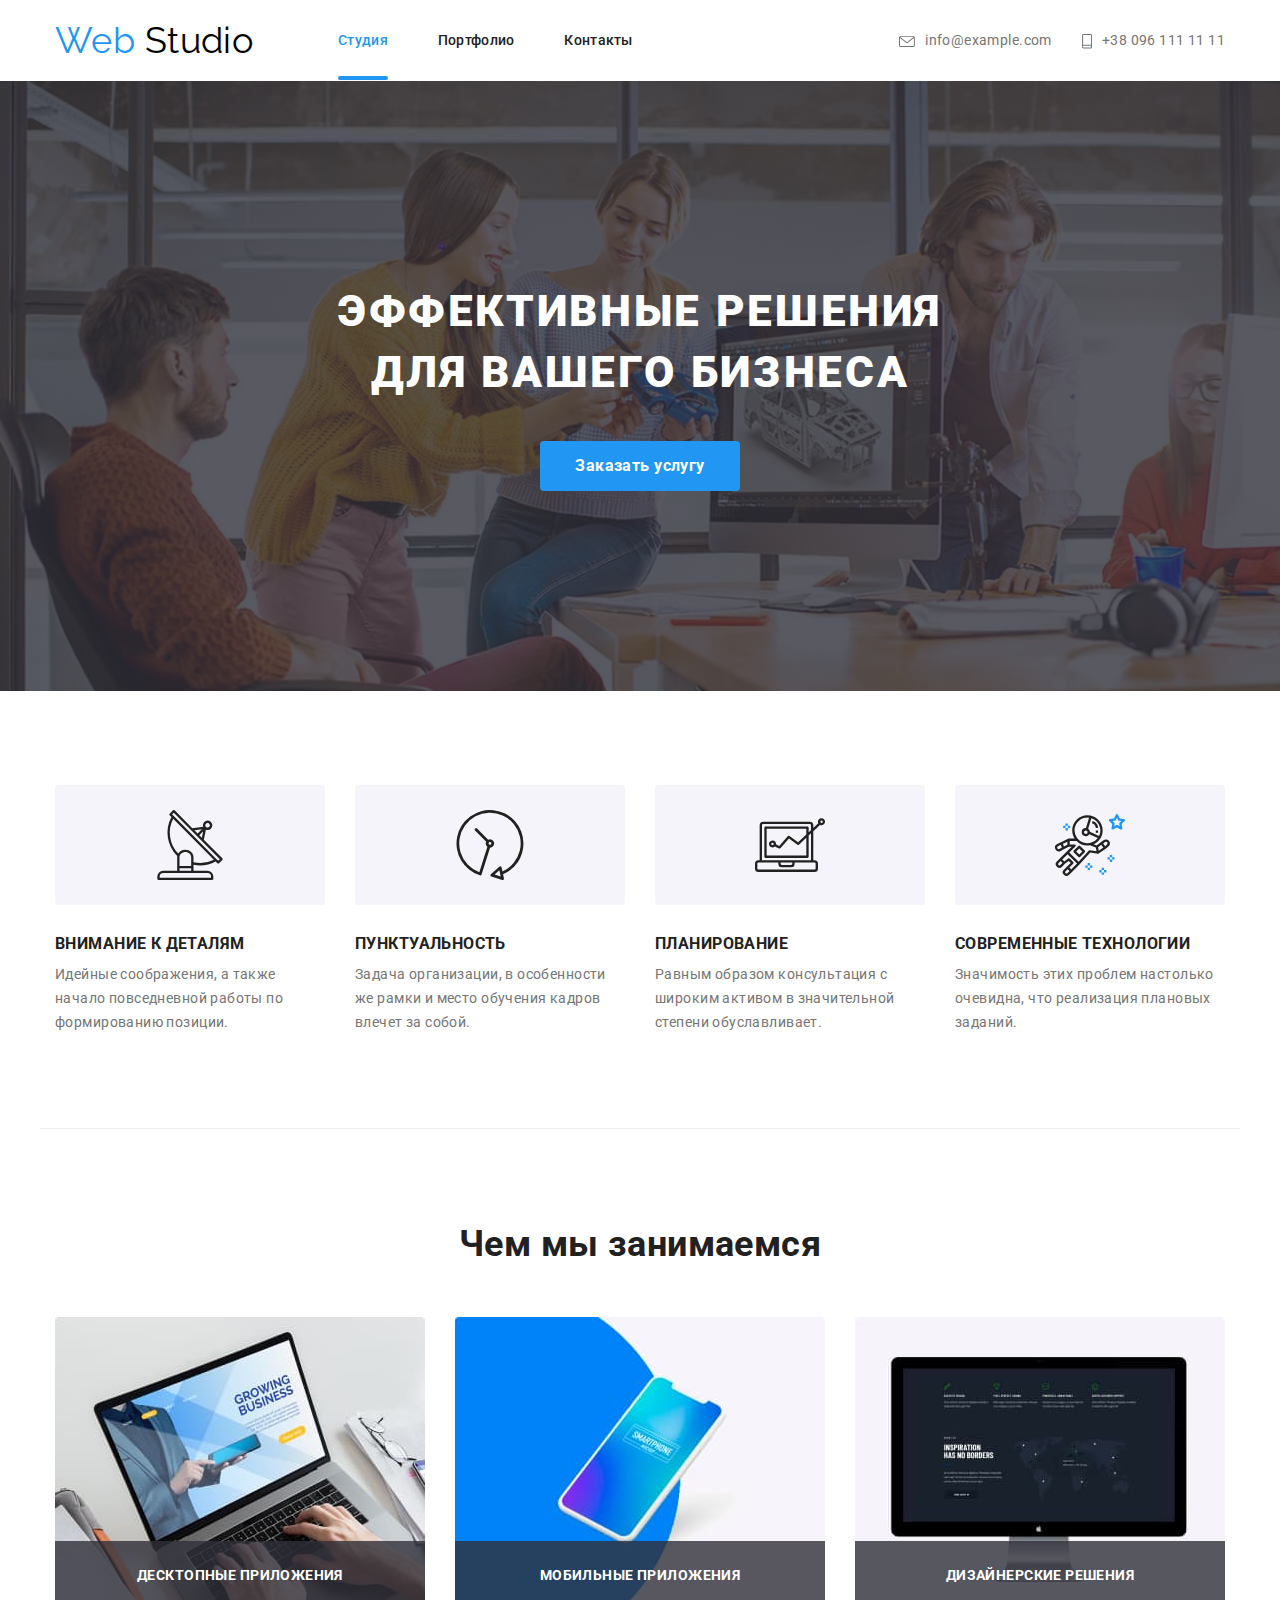
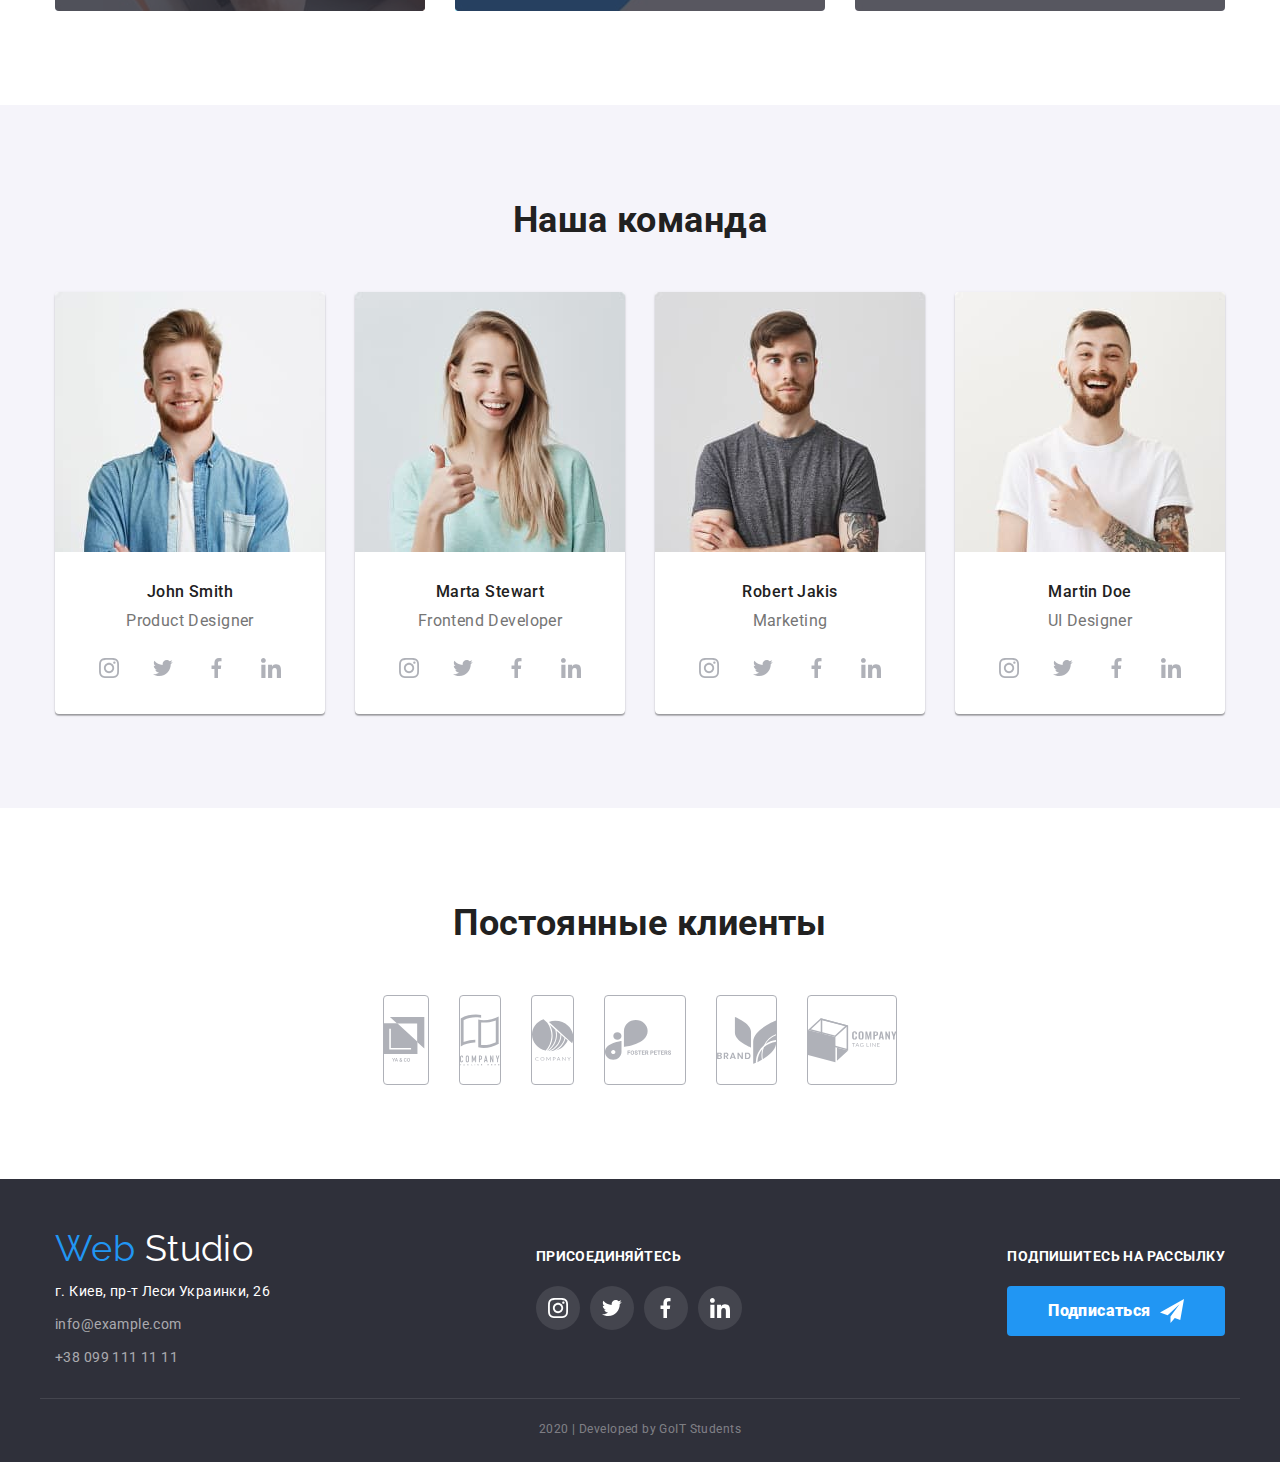
<file: index.html>
<!DOCTYPE html>
<html lang="ru">
  <head>
    <meta charset="UTF-8" />
    <meta name="viewport" content="width=device-width, initial-scale=1.0" />
    <link
      href="https://fonts.googleapis.com/css2?family=Raleway:wght@700&family=Roboto:wght@400;500;700;900&display=swap"
      rel="stylesheet"
    />
    <link
      rel="stylesheet"
      href="https://cdnjs.cloudflare.com/ajax/libs/modern-normalize/0.6.0/modern-normalize.min.css"
    />
    <link rel="stylesheet" href="./css/style.css" />

    <title>Web Studio</title>
  </head>

  <body>
    
    <!-- Шапка сайта -->

    <header>
      <div class="header" >
        <nav class="nav">
          <!-- Логотип -->
  
          <a href="./index.html" class="logo"
            >Web <span class="studio">Studio</span></a
          >
          <!-- Навигация -->
          <ul class="site-nav">
            <li class="title test">
              <a href="./index.html" class="link active">Студия</a>
            </li>
            <li class="title">
              <a href="./portfolio.html" class="link no-active">Портфолио</a>
            </li>
            <li class="title"><a href="#" class="link no-active">Контакты</a></li>
          </ul>
        </nav>
          <!-- Связаться с нами -->
        <ul class="auth-nav">
            <li class="title">
              <a href="mailto:info@example.com" class="link">
                <svg class="button-icon bt-mail" width="16px" height="11.2px"><use href="./images/symbol-defs.svg#mail"></use></svg>info@example.com
              </a>
            </li>
  
            <li class="title">
              <a href="tel:+380961111111" class="link"
                ><svg class="button-icon bt-phone" width="10px" height="14.94px"><use href="./images/symbol-defs.svg#phone"></use></svg>+38 096 111 11 11</a
              >
            </li>
        </ul>
      </div>
    </header>

    <!-- Уникальное содержание -->

    <main>
      <!-- Приветствие страницы -->

      <section class="page-hero">
        <!-- Герой -->

        <div class="hero-container">
          <h1 class="hero">эффективные решения для вашего бизнеса</h1>
          <a href="#" class="hero-button">Заказать услугу</a>
        </div>
        
      </section>

      <!-- Наши преимущества -->
      <section class="features container">
        <h2 class="heading none">Наши преимущества</h2>
        <ul class="features-list">
          <li class="features-item details">
            <h3 class="features-subject">Внимание к деталям</h3>
            <p class="features-text">
              Идейные соображения, а также начало повседневной работы по
              формированию позиции.
            </p>
          </li>
          <li class="features-item punctuality">
            <h3 class="features-subject">Пунктуальность</h3>
            <p class="features-text">
              Задача организации, в особенности же рамки и место обучения кадров
              влечет за собой.
            </p>
          </li>
          <li class="features-item planning">
            <h3 class="features-subject">Планирование</h3>
            <p class="features-text">
              Равным образом консультация с широким активом в значительной
              степени обуславливает.
            </p>
          </li>
          <li class="features-item technologies">
            <h3 class="features-subject">Современные технологии</h3>
            <p class="features-text">
              Значимость этих проблем настолько очевидна, что реализация
              плановых заданий.
            </p>
          </li>
        </ul>
      </section>
        <!-- Чем мы занимаемся -->

      <section class="influx container">
        <h2 class="heading">Чем мы занимаемся</h2>
        <ul class="influx-list">
          <li class="influx-item">
              <img class="influx-image"
                src="./images/desktop-application.jpg"
                alt="Десктопные приложения"
                width="370"
                height="294"
              />
              <a href="#" class="influx-link">Десктопные приложения</a>
          </li>
          <li class="influx-item">
              <img class="influx-image"
                src="./images/mobile-application.jpg"
                alt="Мобильные приложения"
                width="370"
                height="294"
              />
              <a href="#" class="influx-link">Мобильные приложения</a>
          </li>
          <li class="influx-item">
              <img class="influx-image"
                src="./images/design-decisions.jpg"
                alt="Дизайнерские решения"
                width="370"
                height="294"
              />
              <a href="#" class="influx-link">Дизайнерские решения</a>
          </li>
        </ul>
      </section>


      <!-- Наша команда -->
      <section class="section">
        <div class="container">
          <h2 class="heading">Наша команда</h2>
          <div class="section-positioning">
            <div class="section-box">
              <img class="section-image"
                src="./images/John-Smith.jpg"
                alt="John Smith"
                width="270"
                height="260"
              />
              <h3 class="section-name">John Smith</h3>
              <p class="section-desc">Product Designer</p>
              <ul class="section-list">
                <li class="section-item">
                  <a class="section-link" href="#" target="_blank"
                    ><svg class="section-icon" width="20" height="20"><use href="./images/symbol-defs.svg#instagram"></use></svg></a>
                </li>
                <li class="section-item">
                  <a class="section-link" href="#" target="_blank"
                    ><svg class="section-icon" width="20" height="20"><use href="./images/symbol-defs.svg#twitter"></use></svg></a>
                </li>
                <li class="section-item">
                  <a class="section-link" href="#" target="_blank"
                    ><svg class="section-icon" width="20" height="20"><use href="./images/symbol-defs.svg#facebook"></use></svg></a>
                </li>
                <li class="section-item">
                  <a class="section-link" href="#" target="_blank"
                    ><svg class="section-icon" width="20" height="20"><use href="./images/symbol-defs.svg#linkedin"></use></svg></a>
                </li>
              </ul>
            </div>
            <div class="section-box">
              <img class="section-image"
                src="./images/Marta-Stewart.jpg"
                alt="Marta Stewart"
                width="270"
                height="260"
              />
              <h3 class="section-name">Marta Stewart</h3>
              <p class="section-desc">Frontend Developer</p>
              <ul class="section-list">
                <li class="section-item">
                  <a class="section-link" href="#" target="_blank"
                    ><svg class="section-icon" width="20" height="20"><use href="./images/symbol-defs.svg#instagram"></use></svg></a>
                </li>
                <li class="section-item">
                  <a class="section-link" href="#" target="_blank"
                    ><svg class="section-icon" width="20" height="20"><use href="./images/symbol-defs.svg#twitter"></use></svg></a>
                </li>
                <li class="section-item">
                  <a class="section-link" href="#" target="_blank"
                    ><svg class="section-icon" width="20" height="20"><use href="./images/symbol-defs.svg#facebook"></use></svg></a>
                </li>
                <li class="section-item">
                  <a class="section-link" href="#" target="_blank"
                    ><svg class="section-icon" width="20" height="20"><use href="./images/symbol-defs.svg#linkedin"></use></svg></a>
                </li>
              </ul>
            </div>
            <div class="section-box">
              <img class="section-image"
                src="./images/Robert-Jakis.jpg"
                alt="Robert Jakis"
                width="270"
                height="260"
              />
              <h3 class="section-name">Robert Jakis</h3>
              <p class="section-desc">Marketing</p>
              <ul class="section-list">
                <li class="section-item">
                  <a class="section-link" href="#" target="_blank"
                    ><svg class="section-icon" width="20" height="20"><use href="./images/symbol-defs.svg#instagram"></use></svg></a>
                </li>
                <li class="section-item">
                  <a class="section-link" href="#" target="_blank"
                    ><svg class="section-icon" width="20" height="20"><use href="./images/symbol-defs.svg#twitter"></use></svg></a>
                </li>
                <li class="section-item">
                  <a class="section-link" href="#" target="_blank"
                    ><svg class="section-icon" width="20" height="20"><use href="./images/symbol-defs.svg#facebook"></use></svg></a>
                </li>
                <li class="section-item">
                  <a class="section-link" href="#" target="_blank"
                    ><svg class="section-icon" width="20" height="20"><use href="./images/symbol-defs.svg#linkedin"></use></svg></a>
                </li>
              </ul>
            </div>
            <div class="section-box">
              <img class="section-image"
                src="./images/Martin-Doe.jpg"
                alt="Martin Doe"
                width="270"
                height="260"
              />
              <h3 class="section-name">Martin Doe</h3>
              <p class="section-desc">UI Designer</p>
              <ul class="section-list">
                <li class="section-item">
                  <a class="section-link" href="#" target="_blank"
                    ><svg class="section-icon" width="20" height="20"><use href="./images/symbol-defs.svg#instagram"></use></svg></a>
                </li>
                <li class="section-item">
                  <a class="section-link" href="#" target="_blank"
                    ><svg class="section-icon" width="20" height="20"><use href="./images/symbol-defs.svg#twitter"></use></svg></a>
                </li>
                <li class="section-item">
                  <a class="section-link" href="#" target="_blank"
                    ><svg class="section-icon" width="20" height="20"><use href="./images/symbol-defs.svg#facebook"></use></svg></a>
                </li>
                <li class="section-item">
                  <a class="section-link" href="#" target="_blank"
                    ><svg class="section-icon" width="20" height="20"><use href="./images/symbol-defs.svg#linkedin"></use></svg></a>
                </li>
              </ul>
            </div>
          </div>
        </div>
      </section>
      <!-- Наши клиенты -->

      <section class="customers container">
        <h2 class="heading">Постоянные клиенты</h2>
        <ul class="customers-list">
          <li class="customers-item">
            <a class="customers-link" href="#"><svg class="customers-icon" width="44.27" height="49.23"><use href="./images/symbol-defs.svg#company1"></use></svg></a>
          </li>
          <li class="customers-item">
            <a class="customers-link" href="#"><svg class="customers-icon" width="40" height="52"><use href="./images/symbol-defs.svg#company2"></use></svg></a>
          </li>
          <li class="customers-item">
            <a class="customers-link" href="#"><svg class="customers-icon" width="41" height="42.6"><use href="./images/symbol-defs.svg#company3"></use></svg></a>
          </li>
          <li class="customers-item">
            <a class="customers-link" href="#"><svg class="customers-icon" width="79.66" height="42.02"><use href="./images/symbol-defs.svg#company4"></use></svg></a>
          </li>
          <li class="customers-item">
            <a class="customers-link" href="#"><svg class="customers-icon" width="59" height="47"><use href="./images/symbol-defs.svg#company5"></use></svg></a>
          </li>
          <li class="customers-item">
            <a class="customers-link" href="#"><svg class="customers-icon" width="88.48" height="45.44"><use href="./images/symbol-defs.svg#company6"></use></svg></a>
          </li>
        </ul>
      </section>
    </main>

    <!-- Подвал -->
    <footer class="footer">
      <div class="footer-content container">      
        <!-- Адресс -->
        <div>
          <a href="./index.html" class="logo"
            >Web <span class="studio">Studio</span></a
          >
          <address class="address-map">
            <a class="content-link link-map"
              href="https://www.google.com.ua/maps/place/%D0%B1%D1%83%D0%BB.+%D0%9B%D0%B5%D1%81%D0%B8+%D0%A3%D0%BA%D1%80%D0%B0%D0%B8%D0%BD%D0%BA%D0%B8,+26,+%D0%9A%D0%B8%D0%B5%D0%B2,+02000/@50.4265841,30.5361971,17z/data=!3m1!4b1!4m8!1m2!2m1!1z0LMuINCa0LjQtdCyLCDQv9GALdGCINCb0LXRgdC4INCj0LrRgNCw0LjQvdC60LgsIDI2!3m4!1s0x40d4cf0e033ecbe9:0x57a4dffefec77da0!8m2!3d50.4265807!4d30.5383858?hl=ru"
              
              >г. Киев, пр-т Леси Украинки, 26</a
            >
          </address>
          <address>
            <a href="mailto:info@example.com" class="content-link address-link"
              >info@example.com</a
            >
            <a href="tel:+380991111111" class="content-link address-link">+38 099 111 11 11</a>
          </address>
        </div>
  
        <!-- Центральный блок -->
  
        <section class="socials">
          <h2 class="socials-text">Присоединяйтесь</h2>
          <ul class="socials-list">
            <li class="socials-item">
              <a href="https://www.instagram.com/" class="socials-link"><svg class="socials-icon" width="20" height="20"><use href="./images/symbol-defs.svg#instagram"></use></svg></a
              >
            </li>
            <li class="socials-item">
              <a href="https://www.instagram.com/" class="socials-link"><svg class="socials-icon" width="20" height="20"><use href="./images/symbol-defs.svg#twitter"></use></svg></a
              >
            </li>
            <li class="socials-item">
              <a href="https://www.instagram.com/" class="socials-link"><svg class="socials-icon" width="20" height="20"><use href="./images/symbol-defs.svg#facebook"></use></svg></a
              >
            </li>
            <li class="socials-item">
              <a href="https://www.instagram.com/" class="socials-link"><svg class="socials-icon" width="20" height="20"><use href="./images/symbol-defs.svg#linkedin"></use></svg></a
              >
            </li>
          </ul>
        </section>

        <!-- Правый блок -->

        <div class="form-box">
          <div class="form">
            <b class="form-slogan">Подпишитесь на рассылку</b>
          </div>
  
          <div class="block">
            <a href="#" class="form-link">Подписаться <svg class="icon-telegram" width="24px" height="24px"><use href="./images/symbol-defs.svg#telegram"></use></svg></a>
          </div>
        </div>
      </div>
      <!-- Копирайт -->
      <div class="footer-border container">
        <p class="footer-copy">2020 | Developed by GoIT Students</p>
      </div>
    </footer>
  </body>
</html>
</file>
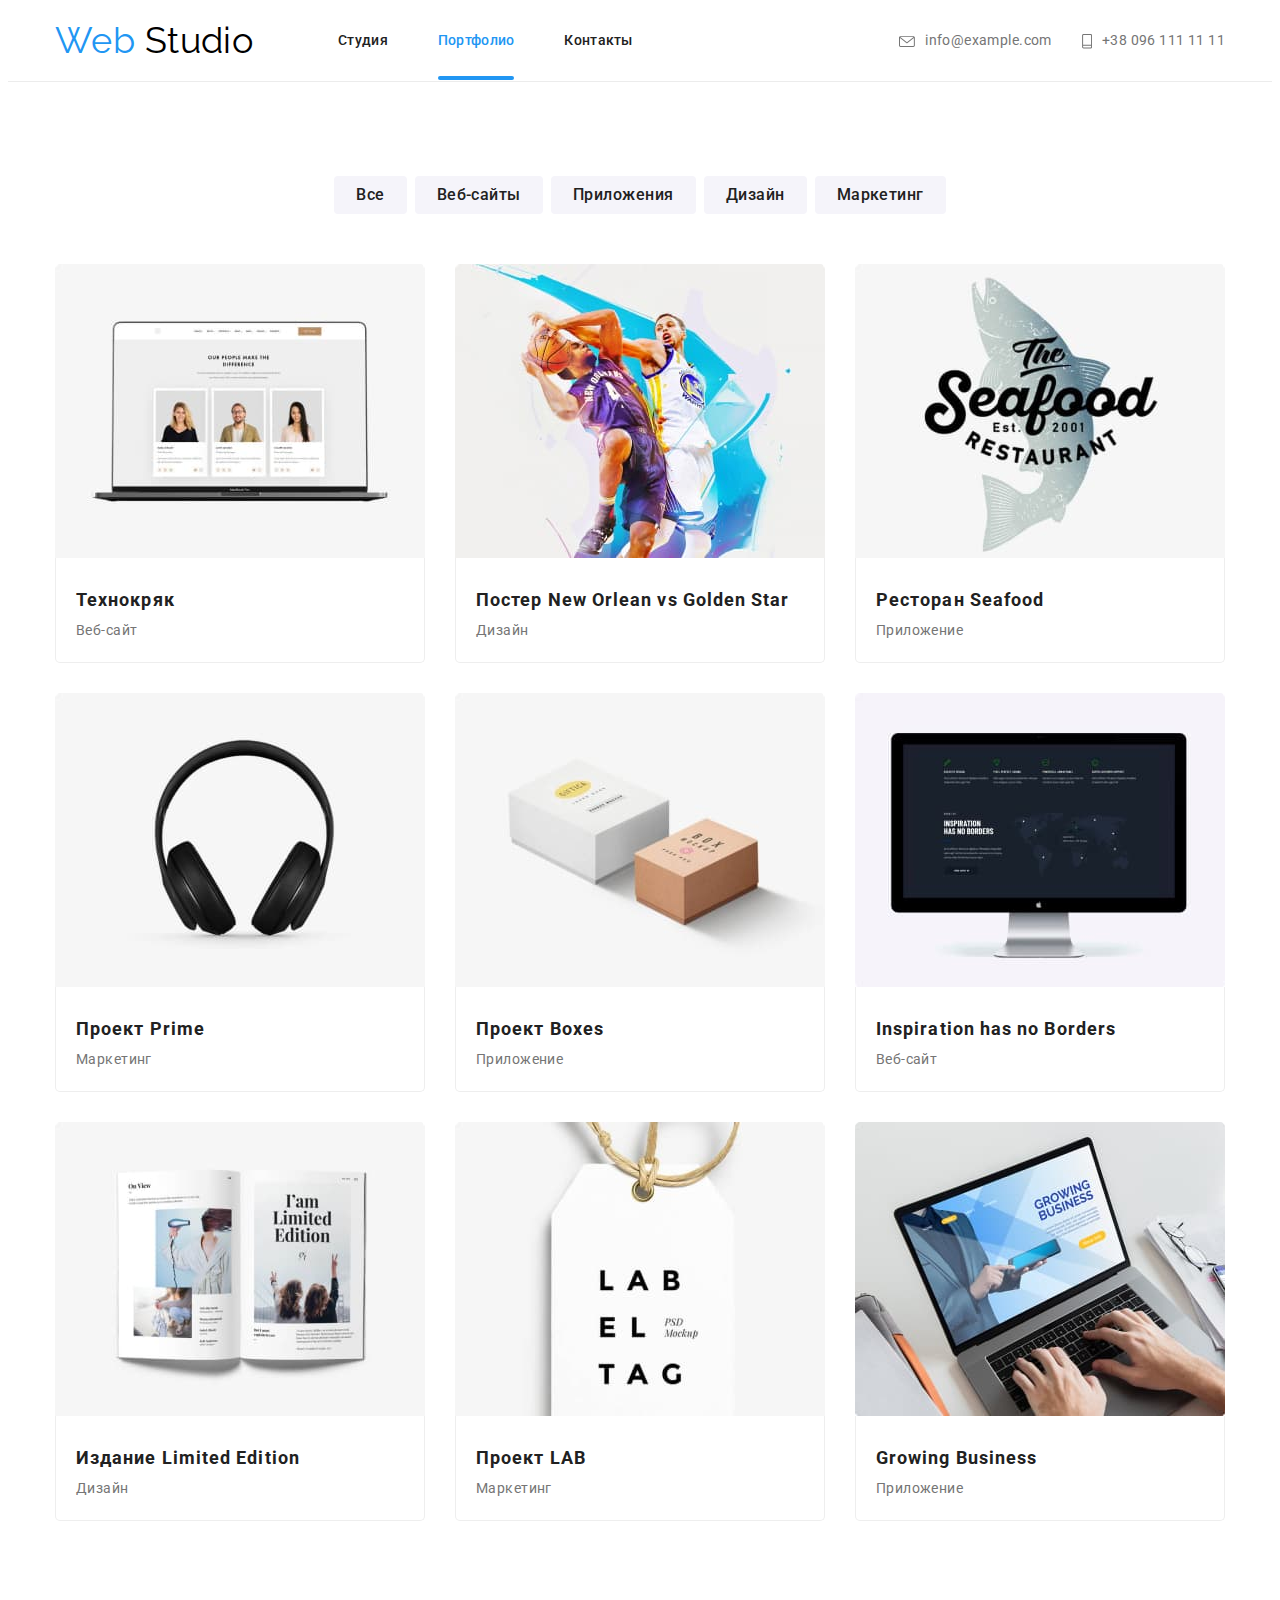
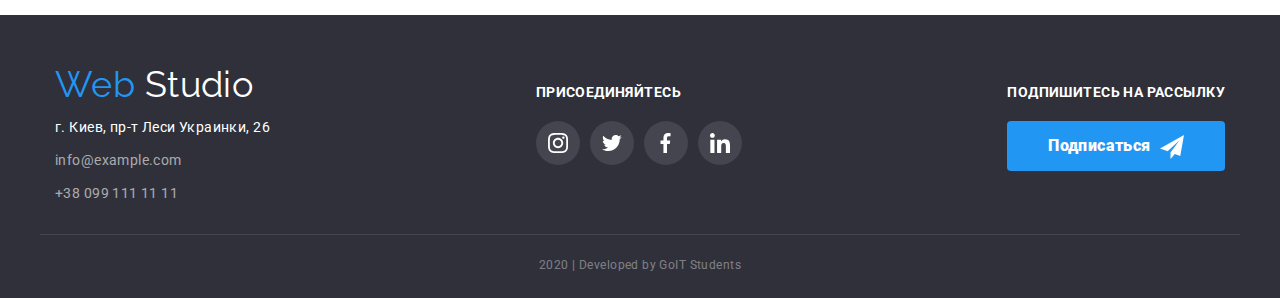
<file: portfolio.html>
<!DOCTYPE html>
<html lang="ru">
  <head>
    <meta charset="UTF-8" />
    <meta name="viewport" content="width=device-width, initial-scale=1.0" />
    <link href="https://fonts.googleapis.com/css2?family=Raleway:wght@700&family=Roboto:wght@400;500;700;900&display=swap"
      rel="stylesheet"/>     
    <link rel="stylesheet"
      href="https://cdnjs.cloudflare.com/ajax/libs/modern-normalize/0.6.0/modern-normalize.min.css"/>
    <link rel="stylesheet" href="./css/style.css" />
    <title>Portfolio</title>
  </head>

  <body class="global-portfolio">
    <!-- Шапка сайта -->

    <header class="page-header">
      <div class="container header" >
        <nav class="nav">
          <!-- Логотип -->
  
          <a href="./index.html" class="logo"
            >Web <span class="studio">Studio</span></a
          >
          <!-- Навигация -->
          <ul class="site-nav">
            <li class="title">
              <a href="./index.html" class="link no-active no-active-left">Студия</a>
            </li>
            <li class="title">
              <a href="./portfolio.html" class="link active">Портфолио</a>
            </li>
            <li class="title"><a href="#" class="link no-active">Контакты</a></li>
          </ul>
        </nav>
          <!-- Связаться с нами -->
          <ul class="auth-nav mail">
            <li class="title">
              <a href="mailto:info@example.com" class="link">
                <svg class="button-icon bt-mail" width="16px" height="11.2px"><use href="./images/symbol-defs.svg#mail"></use></svg>info@example.com
              </a>
            </li>
  
            <li class="title">
              <a href="tel:+380961111111" class="link"
                ><svg class="button-icon bt-phone" width="10px" height="14.94px"><use href="./images/symbol-defs.svg#phone"></use></svg>+38 096 111 11 11</a
              >
            </li>
        </ul>
      </div>
    </header>
    <main class="portfolio container">
      <h1 class="none">Примеры наших работ</h1>
      <ul class="button-list">
        <li class="button-item"><button type="button" class="btn">Все</button></li>
        <li class="button-item"><button type="button" class="btn">Веб-сайты</button></li>
        <li class="button-item"><button type="button" class="btn">Приложения</button></li>
        <li class="button-item"><button type="button" class="btn">Дизайн</button></li>
        <li class="button-item"><button type="button" class="btn">Маркетинг</button></li>
      </ul>

      <!-- Работы -->

      <ul class="example-list">
        <li class="example-item">
          <a href="#" class="example-link">
            <div class="example-box">
              <img class="example-image"
              src="./images/project-1.jpg"
              alt="Технокряк"
              width="370"
              height="294"
              />
              <p class="example-text">
              Технокряк это современная площадка распространения коронавируса.
              Компании используют эту платформу для цифрового шпионажа и атак на
              защищённые сервера конкурентов.
              </p>
            </div>
            
            <div class="example-card">
              <h2 class="example-head">Технокряк</h2>
              <p class="example-subtitle">Веб-сайт</p>
            </div>

          </a>
        </li>
        <li class="example-item">
          <a href="#" class="example-link">
            <div class="example-box">
              <img class="example-image"
                src="./images/project-2.jpg"
                alt="Постер New Orlean vs Golden Stars"
                width="370"
                height="294"
                />
              <p class="example-text">
                Технокряк это современная площадка распространения коронавируса.
                Компании используют эту платформу для цифрового шпионажа и атак на
                защищённые сервера конкурентов.
              </p>
            </div>
            <div class="example-card">
              <h2 class="example-head">Постер New Orlean vs Golden Star</h2>
              <p class="example-subtitle">Дизайн</p>
            </div>
            
          </a>
        </li>
        <li class="example-item">
          <a href="#" class="example-link">
            <div class="example-box">
              <img class="example-image"
                src="./images/project-3.jpg"
                alt="Ресторан Seafood"
                width="370"
                height="294"
              />
              <p class="example-text">
                Технокряк это современная площадка распространения коронавируса.
                Компании используют эту платформу для цифрового шпионажа и атак на
                защищённые сервера конкурентов.
              </p>
            </div>
            
            <div class="example-card">
              <h2 class="example-head">Ресторан Seafood</h2>
              <p class="example-subtitle">Приложение</p>
            </div>
            
          </a>
        </li>
        <li class="example-item">
          <a href="#" class="example-link">
            <div class="example-box">
              <img class="example-image"
                src="./images/project-4.jpg"
                alt="Проект Prime"
                width="370"
                height="294"
              />
              <p class="example-text">
                Технокряк это современная площадка распространения коронавируса.
                Компании используют эту платформу для цифрового шпионажа и атак на
                защищённые сервера конкурентов.
              </p>
            </div>
            
            <div class="example-card">
              <h2 class="example-head">Проект Prime</h2>
              <p class="example-subtitle">Маркетинг</p>
            </div>
            
          </a>
        </li>
        <li class="example-item">
          <a href="#" class="example-link">
            <div class="example-box">
             <img  class="example-image"
                src="./images/project-5.jpg"
                alt="Проект Boxes"
                width="370"
                height="294"
              /> 
              <p class="example-text">
                Технокряк это современная площадка распространения коронавируса.
                Компании используют эту платформу для цифрового шпионажа и атак на
                защищённые сервера конкурентов.
              </p>
            </div>
            
            <div class="example-card">
              <h2 class="example-head">Проект Boxes</h2>
              <p class="example-subtitle">Приложение</p>
            </div>
            
          </a>
        </li>
        <li class="example-item">
          <a href="#" class="example-link">
            <div class="example-box">
              <img class="example-image"
                src="./images/design-decisions.jpg"
                alt="Inspiration has no Borders"
                width="370"
                height="294"
            />
            <p class="example-text">
              Технокряк это современная площадка распространения коронавируса.
              Компании используют эту платформу для цифрового шпионажа и атак на
              защищённые сервера конкурентов.
            </p>
            </div>
            
            <div class="example-card">
              <h2 class="example-head">Inspiration has no Borders</h2>
              <p class="example-subtitle">Веб-сайт</p>
            </div>
          </a>
          
        </li>
        <li class="example-item">
          <a href="#" class="example-link">
            <div class="example-box">
              <img class="example-image"
                src="./images/project-7.jpg"
                alt="Издание Limited Edition"
                width="370"
                height="294"
              />
              <p class="example-text">
                Технокряк это современная площадка распространения коронавируса.
                Компании используют эту платформу для цифрового шпионажа и атак на
                защищённые сервера конкурентов.
              </p>
            </div>
            
            <div class="example-card">
              <h2 class="example-head">Издание Limited Edition</h2>
              <p class="example-subtitle">Дизайн</p>
            </div>
            
          </a>
        </li>
        <li class="example-item">
          <a href="#" class="example-link">
            <div class="example-box">
              <img class="example-image"
                src="./images/project-8.jpg"
                alt="Проект LAB"
                width="370"
                height="294"
              />
              <p class="example-text">
                Технокряк это современная площадка распространения коронавируса.
                Компании используют эту платформу для цифрового шпионажа и атак на
                защищённые сервера конкурентов.
              </p>
            </div>
            
            <div class="example-card">
              <h2 class="example-head">Проект LAB</h2>
              <p class="example-subtitle">Маркетинг</p>
            </div>
            
          </a>
        </li>
        <li class="example-item">
          <a href="#" class="example-link">
            <div class="example-box">
              <img class="example-image"
                src="./images/desktop-application.jpg"
                alt="Growing Business"
                width="370"
                height="294"
              />
              <p class="example-text">
                Технокряк это современная площадка распространения коронавируса.
                Компании используют эту платформу для цифрового шпионажа и атак на
                защищённые сервера конкурентов.
              </p>
            </div>
            
            <div class="example-card">
              <h2 class="example-head">Growing Business</h2>
              <p class="example-subtitle">Приложение</p>
            </div>
            
        </a>
        </li>
        <!-- <li class="example-item">
          <a href="#" class="example-link">
            <div class="example-box">
              <img class="example-image"
              src="./images/project-1.jpg"
              alt="Технокряк"
              width="370"
              height="294"
              />
              <p class="example-text">
              Технокряк это современная площадка распространения коронавируса.
              Компании используют эту платформу для цифрового шпионажа и атак на
              защищённые сервера конкурентов.
              </p>
            </div>
            
            <div class="example-card">
              <h2 class="example-head">Технокряк</h2>
              <p class="example-subtitle">Веб-сайт</p>
            </div>

          </a>
        </li>
        <li class="example-item">
          <a href="#" class="example-link">
            <div class="example-box">
              <img class="example-image"
                src="./images/project-2.jpg"
                alt="Постер New Orlean vs Golden Stars"
                width="370"
                height="294"
                />
              <p class="example-text">
                Технокряк это современная площадка распространения коронавируса.
                Компании используют эту платформу для цифрового шпионажа и атак на
                защищённые сервера конкурентов.
              </p>
            </div>
            <div class="example-card">
              <h2 class="example-head">Постер New Orlean vs Golden Star</h2>
              <p class="example-subtitle">Дизайн</p>
            </div>
            
          </a>
        </li>
        <li class="example-item">
          <a href="#" class="example-link">
            <div class="example-box">
              <img class="example-image"
                src="./images/project-3.jpg"
                alt="Ресторан Seafood"
                width="370"
                height="294"
              />
              <p class="example-text">
                Технокряк это современная площадка распространения коронавируса.
                Компании используют эту платформу для цифрового шпионажа и атак на
                защищённые сервера конкурентов.
              </p>
            </div>
            
            <div class="example-card">
              <h2 class="example-head">Ресторан Seafood</h2>
              <p class="example-subtitle">Приложение</p>
            </div>
            
          </a>
        </li>
        <li class="example-item">
          <a href="#" class="example-link">
            <div class="example-box">
              <img class="example-image"
                src="./images/project-4.jpg"
                alt="Проект Prime"
                width="370"
                height="294"
              />
              <p class="example-text">
                Технокряк это современная площадка распространения коронавируса.
                Компании используют эту платформу для цифрового шпионажа и атак на
                защищённые сервера конкурентов.
              </p>
            </div>
            
            <div class="example-card">
              <h2 class="example-head">Проект Prime</h2>
              <p class="example-subtitle">Маркетинг</p>
            </div>
            
          </a>
        </li>
        <li class="example-item">
          <a href="#" class="example-link">
            <div class="example-box">
             <img  class="example-image"
                src="./images/project-5.jpg"
                alt="Проект Boxes"
                width="370"
                height="294"
              /> 
              <p class="example-text">
                Технокряк это современная площадка распространения коронавируса.
                Компании используют эту платформу для цифрового шпионажа и атак на
                защищённые сервера конкурентов.
              </p>
            </div>
            
            <div class="example-card">
              <h2 class="example-head">Проект Boxes</h2>
              <p class="example-subtitle">Приложение</p>
            </div>
            
          </a>
        </li>
        <li class="example-item">
          <a href="#" class="example-link">
            <div class="example-box">
              <img class="example-image"
                src="./images/design-decisions.jpg"
                alt="Inspiration has no Borders"
                width="370"
                height="294"
            />
            <p class="example-text">
              Технокряк это современная площадка распространения коронавируса.
              Компании используют эту платформу для цифрового шпионажа и атак на
              защищённые сервера конкурентов.
            </p>
            </div>
            
            <div class="example-card">
              <h2 class="example-head">Inspiration has no Borders</h2>
              <p class="example-subtitle">Веб-сайт</p>
            </div>
          </a>
          
        </li>
        <li class="example-item">
          <a href="#" class="example-link">
            <div class="example-box">
              <img class="example-image"
                src="./images/project-7.jpg"
                alt="Издание Limited Edition"
                width="370"
                height="294"
              />
              <p class="example-text">
                Технокряк это современная площадка распространения коронавируса.
                Компании используют эту платформу для цифрового шпионажа и атак на
                защищённые сервера конкурентов.
              </p>
            </div>
            
            <div class="example-card">
              <h2 class="example-head">Издание Limited Edition</h2>
              <p class="example-subtitle">Дизайн</p>
            </div>
            
          </a>
        </li>
        <li class="example-item">
          <a href="#" class="example-link">
            <div class="example-box">
              <img class="example-image"
                src="./images/project-8.jpg"
                alt="Проект LAB"
                width="370"
                height="294"
              />
              <p class="example-text">
                Технокряк это современная площадка распространения коронавируса.
                Компании используют эту платформу для цифрового шпионажа и атак на
                защищённые сервера конкурентов.
              </p>
            </div>
            
            <div class="example-card">
              <h2 class="example-head">Проект LAB</h2>
              <p class="example-subtitle">Маркетинг</p>
            </div>
            
          </a>
        </li>
        <li class="example-item">
          <a href="#" class="example-link">
            <div class="example-box">
              <img class="example-image"
                src="./images/desktop-application.jpg"
                alt="Growing Business"
                width="370"
                height="294"
              />
              <p class="example-text">
                Технокряк это современная площадка распространения коронавируса.
                Компании используют эту платформу для цифрового шпионажа и атак на
                защищённые сервера конкурентов.
              </p>
            </div>
            
            <div class="example-card">
              <h2 class="example-head">Growing Business</h2>
              <p class="example-subtitle">Приложение</p>
            </div>
            
        </a>
        </li> -->
      </ul>
    </main>

    <!-- Подвал -->
    <footer class="footer">
      <div class="footer-content container">      
        <!-- Адресс -->
        <div>
          <a href="./index.html" class="logo"
            >Web <span class="studio">Studio</span></a
          >
          <address class="address-map">
            <a class="content-link link-map"
              href="https://www.google.com.ua/maps/place/%D0%B1%D1%83%D0%BB.+%D0%9B%D0%B5%D1%81%D0%B8+%D0%A3%D0%BA%D1%80%D0%B0%D0%B8%D0%BD%D0%BA%D0%B8,+26,+%D0%9A%D0%B8%D0%B5%D0%B2,+02000/@50.4265841,30.5361971,17z/data=!3m1!4b1!4m8!1m2!2m1!1z0LMuINCa0LjQtdCyLCDQv9GALdGCINCb0LXRgdC4INCj0LrRgNCw0LjQvdC60LgsIDI2!3m4!1s0x40d4cf0e033ecbe9:0x57a4dffefec77da0!8m2!3d50.4265807!4d30.5383858?hl=ru"
              
              >г. Киев, пр-т Леси Украинки, 26</a
            >
          </address>
          <address>
            <a href="mailto:info@example.com" class="content-link address-link"
              >info@example.com</a
            >
            <a href="tel:+380991111111" class="content-link address-link">+38 099 111 11 11</a>
          </address>
        </div>
  
        <!-- Центральный блок -->
  
        <section class="socials">
          <h2 class="socials-text">Присоединяйтесь</h2>
          <ul class="socials-list">
            <li class="socials-item">
              <a href="https://www.instagram.com/" class="socials-link"><svg class="socials-icon" width="20" height="20"><use href="./images/symbol-defs.svg#instagram"></use></svg></a
              >
            </li>
            <li class="socials-item">
              <a href="https://www.instagram.com/" class="socials-link"><svg class="socials-icon" width="20" height="20"><use href="./images/symbol-defs.svg#twitter"></use></svg></a
              >
            </li>
            <li class="socials-item">
              <a href="https://www.instagram.com/" class="socials-link"><svg class="socials-icon" width="20" height="20"><use href="./images/symbol-defs.svg#facebook"></use></svg></a
              >
            </li>
            <li class="socials-item">
              <a href="https://www.instagram.com/" class="socials-link"><svg class="socials-icon" width="20" height="20"><use href="./images/symbol-defs.svg#linkedin"></use></svg></a
              >
            </li>
          </ul>
        </section>

        <!-- Правый блок -->

        <div class="form-box">
          <div class="form">
            <b class="form-slogan">Подпишитесь на рассылку</b>
          </div>
  
          <div class="block">
            <a href="#" class="form-link">Подписаться <svg class="icon-telegram" width="24px" height="24px"><use href="./images/symbol-defs.svg#telegram"></use></svg></a>
          </div>
        </div>
      </div>
      <!-- Копирайт -->
      <div class="footer-border container">
        <p class="footer-copy">2020 | Developed by GoIT Students</p>
      </div>
    </footer>
  </body>
</html>
</file>
<file: css/style.css>
/* Глобальный border-box */

html {
  box-sizing: border-box;
}

*,
*::before,
*::after {
  box-sizing: inherit;
}

/* Основные цвета страницы */

:root {
  --heading-color: #212121;
  --hover-color: #2196f3;
  --auxiliary-color: #757575;

  --transmition-cubic: cubic-bezier(0.4, 0, 0.2, 1)
}

/* Наследование от body */

body {
  background-color: #ffffff;
  color: #757575;
  font-family: "roboto", sans-serif;
  font-style: normal;
  font-size: 14px;
  letter-spacing: 0.03em;

}

.container {
  width: 1200px;
  padding-left: 15px;
  padding-right: 15px;
  margin: 0 auto;
  /* background-color: yellow; */
}

/* Подчёркивание ссылок */
/* Маркеры списков */

body a {
  text-decoration: none;
}
body ul {
  list-style: none;
  margin: 0;
  padding: 0;
}

/* Стилизация заголовков h2 на главной странице */
h1,
h2,
h3,
p {
  margin: 0;
}

.heading {
  color: var(--heading-color);
  font-weight: 700;
  font-size: 36px;
  line-height: 1.2;
  text-align: center;
}

/* Временно убираем заголовки  */
.none {
  display: none;
}



/* Шапка сайта */

/* Оформление логотипа */

.logo {
  font-family: "Raleway", sans-serif;
  font-style: normal;
  font-weight: 400;
  font-size: 36px;
  line-height: 1.2;
  color: #2196f3;
}

.studio {
  color: #000000;
}

.footer .studio {
  color: #ffffff;
}

/* Нижний border в Портфолио */
.page-header {
  border-bottom: 1px solid #ECECEC;
  margin-left: 8px;
  margin-right: 8px; /*Если нету заливки фона*/
}

  /* Позиционирование */
.header {
  width: 1200px;
  padding: 0 15px;
  margin: 0 auto;
  display: flex;
}

.nav {
  display: flex;
  align-items: center;
  
}

.site-nav {
  display: flex;
  margin-left: 85px;
}

.site-nav .title:not(:last-child) {
  margin-right: 50px;
}

.site-nav .link {
  color: var(--heading-color);
  font-weight: 500;
  line-height: 1.1;
  letter-spacing: 0.02em;
}

.site-nav .link,
.auth-nav .link {
  display: block;
  padding-top: 32px;
  padding-bottom: 32px;
}

.site-nav .active {
  color: var(--hover-color);

  position: relative;
}

.site-nav .active::after {
  content: "";
  display: flex;
  width: 100%;
  height: 4px;
  background-color: var(--hover-color);
  border-radius: 2px;

  position: absolute;
  bottom: 0; 
}

.site-nav .no-active {
  position: relative;
}

.site-nav .no-active::after {
  content: "";
  display: flex;
  width: 100%;
  height: 4px;
  background-color: rgba(255, 255, 255, 0);
  border-radius: 2px;

  position: absolute;
  bottom: 0; 

  transform-origin: left;
  transform: scaleX(0);
  transition-duration: 250ms;
  transition-timing-function: var(--transmition-cubic);
}

.site-nav .no-active:hover::after,
.site-nav .no-active:focus::after {
  background-color: var(--hover-color);
  transform: scaleX(1);
}

.site-nav .no-active-left::after {
  transform-origin: right;
}

.auth-nav {
  display: flex;
  margin-left: auto;
}

.auth-nav .link {
  color: #757575;
}

.auth-nav .title:not(:last-child) {
  margin-right: 30px;
}

.auth-nav .button-icon {
  margin-right: 10px;
  vertical-align: middle;
}

/* Иконки */
.button-icon {
  fill: var(--auxiliary-color);
}

.auth-nav .link:hover .button-icon, 
.auth-nav .link:focus .button-icon {
  fill: var(--hover-color);

  transition-duration: 250ms;
  transition-timing-function: var(--transmition-cubic);
}

.header .link:hover,
.header .link:focus {
  color: var(--hover-color);

  transition-duration: 250ms;
  transition-timing-function: var(--transmition-cubic);
}

/* Герой */

.page-hero {
  max-width: 1600px;
  min-height: 600px;
  padding: 200px 0px;
  margin-left: auto;
  margin-right: auto;

  text-align: center;

  background-image: linear-gradient(
    to right, 
    rgba(47, 48, 58, 0.8),
    rgba(47, 48, 58, 0.8)),
    url(../images/Header-background.jpg);

  background-repeat: no-repeat;
  background-size: cover;
}

.hero-container {
  display: inline-block;
  width: 646px;
}

.hero {
  color: #ffffff;
  font-weight: 900;
  font-size: 44px;
  line-height: 1.4;
  letter-spacing: 0.06em;
  text-transform: uppercase;
}

.hero-button {
  background-color: var(--hover-color);
  color: #ffffff;

  font-weight: 700;
  font-size: 16px;
  line-height: 1.9;
  align-items: center;

  display: inline-block;
  min-width: 200px;
  height: 50px;
  border-radius: 4px;
  padding: 10px 32px;

  margin-top: 37px;
}

/* Наши преимущества */
/* Чем мы занимаемся */

.features {
  padding-top: 94px;
  padding-bottom: 94px;

  border-bottom: 1px solid #ECECEC;
}

.features-list {
  display: flex;
}

.features-item {
  width: calc((100% - 90px) / 4); 
  /* max-width: 270px; */
  /* height: 251px; */
}

.features-item:not(:last-child) {
  margin-right: 30px;
}

.features-item::before {
  display: block;
  height: 120px;
  content: "";
  background-color: #F5F4FA;
  border-radius: 4px;

  background-repeat: no-repeat;
  background-position: center;
}

.details::before {
  background-image: url(../images/Vector1.svg);
}

.punctuality::before {
  background-image: url(../images/Vector2.svg);
}

.planning::before {
  background-image: url(../images/Vector3.svg );
}

.technologies::before {
  background-image: url(../images/Vector4.svg);
}

.features-subject {
  color: var(--heading-color);
  font-weight: 700;
  line-height: 1.1;
  text-transform: uppercase;

  margin-top: 30px;
}

.features-text {
  font-weight: 400;
  line-height: 1.7;

  margin-top: 10px;
}

/* Чем мы занимаемся */

.influx {
padding-top: 94px;
padding-bottom: 94px;
}

.influx-list {
  display: flex;
  margin-top: 50px;
}

.influx-item {
  position: relative;

  width: calc((100% - 60px) / 3);
}

.influx-item:not(:last-child) {
  margin-right: 30px;
}

.influx-image {
  display: block;
}

.influx-link {
  position: absolute;
  bottom: 0;


  background-color: rgba(47, 48, 58, 0.8);
  color: #ffffff;
  font-weight: 700;
  font-size: 14px;
  line-height: 1.1;
  text-align: center;
  letter-spacing: 0.03em;
  text-transform: uppercase;

  display: inline-block;
  width: 370px;
  height: 70px;
  padding-top: 27px;
  padding-bottom: 27px;

  border-radius: 0px 0px 4px 4px;
}

/* Наша команда */

.section {
  background-color: #f5f4fa;
  padding-top: 94px;
  padding-bottom: 94px;
}

.section-positioning {
  display: flex;
  padding-top: 50px;
}

.section-box {
  max-width: 270px;
  /* height: 422px; */

  background-color: #ffffff;
  border-radius: 4px;
  box-shadow: 0px 2px 1px rgba(0, 0, 0, 0.2), 0px 1px 1px rgba(0, 0, 0, 0.14), 0px 1px 3px rgba(0, 0, 0, 0.12);
  width: calc((100% - 90px) / 4);
}

.section-box:not(:last-child) {
  margin-right: 30px;
}

.section-box:hover {
  cursor: pointer;
}

.section-image {
  border-radius: 4px 4px 0px 0px;
  display: block;
}

.section-name {
  color: var(--heading-color);
  font-weight: 500;
  font-size: 16px;
  line-height: 1.2;
  text-align: center;

  margin-top: 30px;
}

.section-desc {
  font-weight: 400;
  font-size: 16px;
  line-height: 1.2;
  text-align: center;

  margin-top: 10px;
}

.section-list {
  display: flex;
  justify-content: center;
  padding-top: 16px;
  padding-bottom: 24px;
}

.section-item:not(:last-child) {
  margin-right: 10px;
}

.section-link {
  display: block;
  width: 44px;
  height: 44px;
  padding: 12px;
  text-align: center;
  border-radius: 50%;

  transition-duration: 250ms;
  transition-timing-function: var(--transmition-cubic);

}

.section-link:hover,
.section-link:focus {
  background-color: var(--hover-color);
}

.section-icon {
  fill: #AFB1B8;

  transition-duration: 250ms;
  transition-timing-function: var(--transmition-cubic);
}
 .section-link:hover .section-icon,
 .section-link:focus .section-icon {
  fill:  #ffffff;
}

/* Постоянные клиенты */

.customers {
  padding-top: 94px;
  padding-bottom: 94px;
}

.customers-list {
  margin-top: 50px;
  display: flex;
  justify-content: center;
}

.customers-item {
  width: calc((100% -150px) / 6);
}

.customers-item:not(:last-child) {
  margin-right: 30px;
}

.customers-link {
  display: flex;
  max-width: 170px;
  height: 90px;
  justify-content: center;
  align-items: center ;

  border: 1px solid #afb1b8;
  border-radius: 4px;

  transition-duration: 250ms;
  transition-timing-function: var(--transmition-cubic);
}

.customers-link:hover,           
.customers-link:focus {
  border-color: var(--hover-color);
}

.customers-icon {
  fill: #AFB1B8;

  transition-duration: 250ms;
  transition-timing-function: var(--transmition-cubic);
}

.customers-link:hover .customers-icon,
.customers-link:focus .customers-icon {
  fill: var(--hover-color);
}

/* Подвал */

.footer {
  background-color: #2f303a;
}

/* Левый блок */

.footer-content {
  display: flex;
  justify-content: space-between;
  align-items: baseline;
  padding-top: 48px;
  padding-bottom: 28px;
}

.address-map {
  margin-top: 10px;
}

.content-link {
  font-style: normal;
  line-height: 1.7;
  display: inline-block; /*???*/
}

.link-map {
  color: #ffffff;
}

.address-link {
  color: rgba(255, 255, 255, 0.6);
}

.address-link {
  display: flex;
  flex-direction: column  ;
  margin-top: 9px;
}


/* Центральный блок */
.socials-text {
  color: #ffffff;
  font-weight: 700;
  font-size: 14px;
  line-height: 1.1;
  text-transform: uppercase;
}
.socials-list {
  display: flex;
  margin-top: 21px;
}

.socials-item:not(:last-child) {
  margin-right: 10px;
}

.socials-link {
  display: flex;
  padding: 12px;
  border-radius: 50%;
  background: rgba(255, 255, 255, 0.1);

  transition-duration: 250ms;
  transition-timing-function: var(--transmition-cubic);
}

.socials-link:hover,
.socials-link:focus {
  background-color: var(--hover-color);
}

.socials-icon {
  fill: #ffffff;
}

/* Правый блок */

.form-slogan {
  color: #ffffff;
  font-weight: 700;
  line-height: 1.1;
  text-transform: uppercase;
}


.form-link {
  background-color: var(--hover-color);
  color: #ffffff;
  font-weight: 900;
  font-size: 16px;
  line-height: 1.9;
  text-align: center;

  display: block;
  min-width: 200px;
  height: 50px;
  border-radius: 4px;

  padding-top: 10px;
  padding-bottom: 10px;

  margin-top: 21px;
}

.icon-telegram {
  vertical-align: middle;
  margin-left: 5px;
}

/* Копирайт */

.footer-border {
  display: flex;
  justify-content: center;  
  border-top: 1px solid rgba(255, 255, 255, 0.1);
}

.footer-copy {
  margin: 0;
  padding-top: 18px;
  padding-bottom: 21px;

  color: rgba(255, 255, 255, 0.4);
  font-size: 12px;
  line-height: 2;
}



/* Портфолио */

.portfolio {
  padding-top: 94px;
  padding-bottom: 94px;
}

/* Кнопки */

.button-list {
  /*Позиционирование*/
  display: flex;
  /* width: 1200px; */
  justify-content: center;
}

.button-item {
  position: relative;
}

.button-item:not(:last-child) {
  margin-right: 8px;
}

.btn {
  color: var(--heading-color);
  font-style: normal;
  font-weight: 500;
  font-size: 16px;
  letter-spacing: 0.03em;

  background-color: #f5f4fa;
  
  border: none;
  border-radius: 4px;
  padding-right: 22px;
  padding-left: 22px;

  height: 38px;

  transition-duration: 250ms;
  transition-timing-function: var(--transmition-cubic);
}

.btn:hover {
  cursor: pointer;
}

.btn:hover,
.btn:focus {
  background-color: var(--hover-color);
  color: #ffffff;

}

.btn::after {
  content: "";
  width: 100%;
  height: 100%;

  position: absolute;
  top: 0;
  left: 0;

  z-index: -1;
  opacity: 0;

  border-radius: 4px;
  box-shadow: 0px 2px 2px rgba(0, 0, 0, 0.12), 0px 1px 2px rgba(0, 0, 0, 0.08),
  0px 3px 1px rgba(0, 0, 0, 0.1);

  transition-property: opacity;
  transition-duration: 250ms;
  transition-timing-function: var(--transmition-cubic);
}

.btn:hover::after,
.btn:focus::after {
  opacity: 1;
}

/* Примеры работ */

.example-list {
  /*Отступ от кнопок*/
  margin-top: 50px;

  display: flex;
  flex-wrap: wrap;
}


/* Позиционирование элементов списка относительно друг друга */
.example-item {
  margin-right: 30px;
  margin-bottom: 30px;

  width: calc((100% - 60px) / 3);

  border-radius: 5px;

  position: relative;
}

.example-item:nth-child(3n) {
  margin-right: 0;
}
.example-item:nth-last-child(-n + 3) {
  margin-bottom: 0;
}

.example-link::after {
  content: "";
  width: 100%;
  height: 100%;
  display: flex;
  position: absolute;
  top: 0;

  z-index: -1;
  opacity: 0;
  
  border-radius: 5px;
  box-shadow: 1px 4px 6px rgba(0, 0, 0, 0.16), 0px 4px 4px rgba(0, 0, 0, 0.06), 0px 1px 1px rgba(0, 0, 0, 0.12);

  transition-property: opacity;
  transition-duration: 250ms;
  transition-timing-function: var(--transmition-cubic);
}

.example-link:hover::after,
.example-link:focus::after {
  opacity: 1;
}

.example-link:hover, 
.example-link:focus {
  transition-property: box-shadow;
  transition-duration: 250ms;
  transition-timing-function: var(--transmition-cubic);
}

.example-box {
  position: relative;

  overflow: hidden;
}

.example-image {
  display: block;
  border-radius: 5px 5px 0 0;
}


.example-card {
  padding: 24px 20px;

  border-bottom-left-radius: 5px ;
  border-bottom-right-radius: 5px ;
  
  border-left: 1px solid #eeeeee;
  border-right: 1px solid #eeeeee;
  border-bottom: 1px solid #eeeeee;
}

/* Текстовый контент списка */

.example-head,
.example-subtitle {
  margin-top: 0;
  margin-bottom: 0;
}

.example-head {
  color: var(--heading-color);
  font-weight: 700;
  font-size: 18px;
  line-height: 2;
  letter-spacing: 0.06em;
}

.example-subtitle {
  margin-top: 4px;
  color: #757575; 
}

.example-text {
  display: block;
  width: 100%;
  height: 294px;
  position: absolute;
  top: 0;

  padding: 63px 24px;

  background: rgba(33, 150, 243, 0.9);
  border-top-left-radius: 5px;
  border-top-right-radius: 5px;

  /* color: #ffffff; */

  color: rgba(33, 150, 243, 0);
  font-size: 18px;
  line-height: 1.6;

  opacity: 0;

  /* transition-property: all;
  transition-duration: 250ms;
  transition-timing-function: cubic-bezier(0.4, 0, 0.2, 1); */

  transition: opacity 250ms  var(--transmition-cubic),
  transform 250ms var(--transmition-cubic),
  color 250ms var(--transmition-cubic) 250ms; 

}

/* Card first left-top */
.example-item:first-child .example-text {
  transform-origin: left top;
  transform: rotate(-90deg);
}
.example-item:first-child .example-link:hover .example-text,
.example-item:first-child .example-link:focus .example-text {
  opacity: 1;
  transform: rotate(0);
  color: #ffffff;
}

/* Card first center-top */
.example-item:nth-child(2) .example-text {
  transform: translateY(-100%);
}
.example-item:nth-child(2) .example-link:hover .example-text,
.example-item:nth-child(2) .example-link:focus .example-text {
  opacity: 1;
  transform: translateY(0);
  color: #ffffff;
}

/* Card first right-top */
.example-item:nth-child(3) .example-text {
  transform-origin: right top;
  transform: rotate(90deg);
}
.example-item:nth-child(3) .example-link:hover .example-text,
.example-item:nth-child(3) .example-link:focus .example-text {
  opacity: 1;
  transform: rotate(0);
  color: #ffffff;
}

/*Card left-center*/
.example-item:nth-child(3n+4) .example-text {
  transform: translateX(-100%);
}
.example-item:nth-child(3n+4) .example-link:hover .example-text,
.example-item:nth-child(3n+4) .example-link:focus .example-text {
opacity: 1;
transform: translateX(0);
color: #ffffff;
}

/*Card center center*/
.example-item:nth-child(3n+5) .example-text {
  transform: scale(0.1);
}
.example-item:nth-child(3n+5) .example-link:hover .example-text,
.example-item:nth-child(3n+5) .example-link:focus .example-text {
  opacity: 1;
  transform: scale(1);
  color: #ffffff;
} 

/* Card right center */
.example-item:nth-child(3n+6) .example-text {
  transform: translateX(100%);
}
.example-item:nth-child(3n+6) .example-link:hover .example-text,
.example-item:nth-child(3n+6) .example-link:focus .example-text {
  opacity: 1;
  transform: translateX(0);
  color: #ffffff;
}

/* Card last left-bottom  */
.example-item:nth-last-child(3) .example-text {
  transform-origin: left bottom;
  transform: rotate(90deg);
}
.example-item:nth-last-child(3) .example-link:hover .example-text,
.example-item:nth-last-child(3) .example-link:focus .example-text {
  opacity: 1;
  transform: rotate(0);
  color: #ffffff;
}

/* Card last center-bottom */
.example-item:nth-last-child(2) .example-text {
  transform: translateY(100%);
}
.example-item:nth-last-child(2) .example-link:hover .example-text,
.example-item:nth-last-child(2) .example-link:focus .example-text {
 opacity: 1;
 transform: translateY(0);
 color: #ffffff;
}

.example-item:last-child .example-text {
transform-origin: right bottom;
transform: rotate(-90deg);
}
.example-item:last-child .example-link:hover .example-text,
.example-item:last-child .example-link:focus .example-text {
  opacity: 1;
  transform: rotate(0);
  color: #ffffff;
}
</file>
